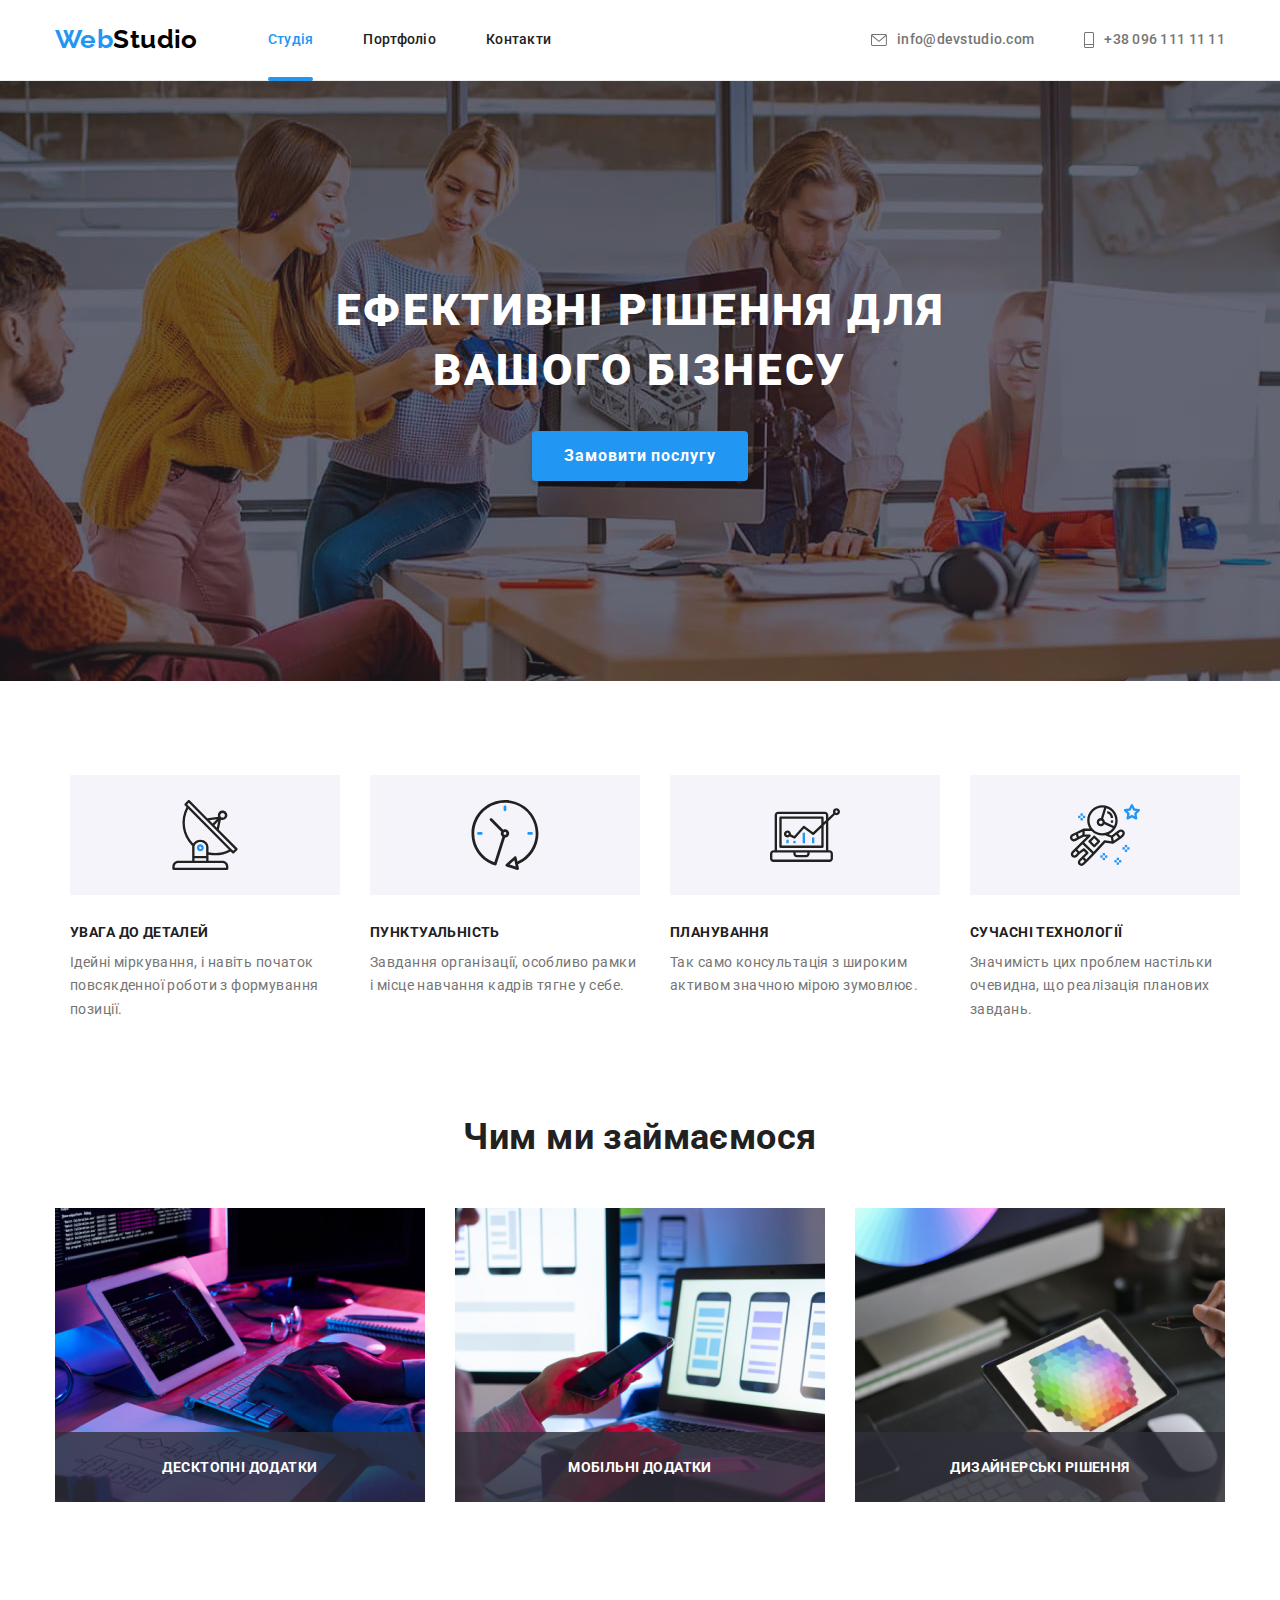
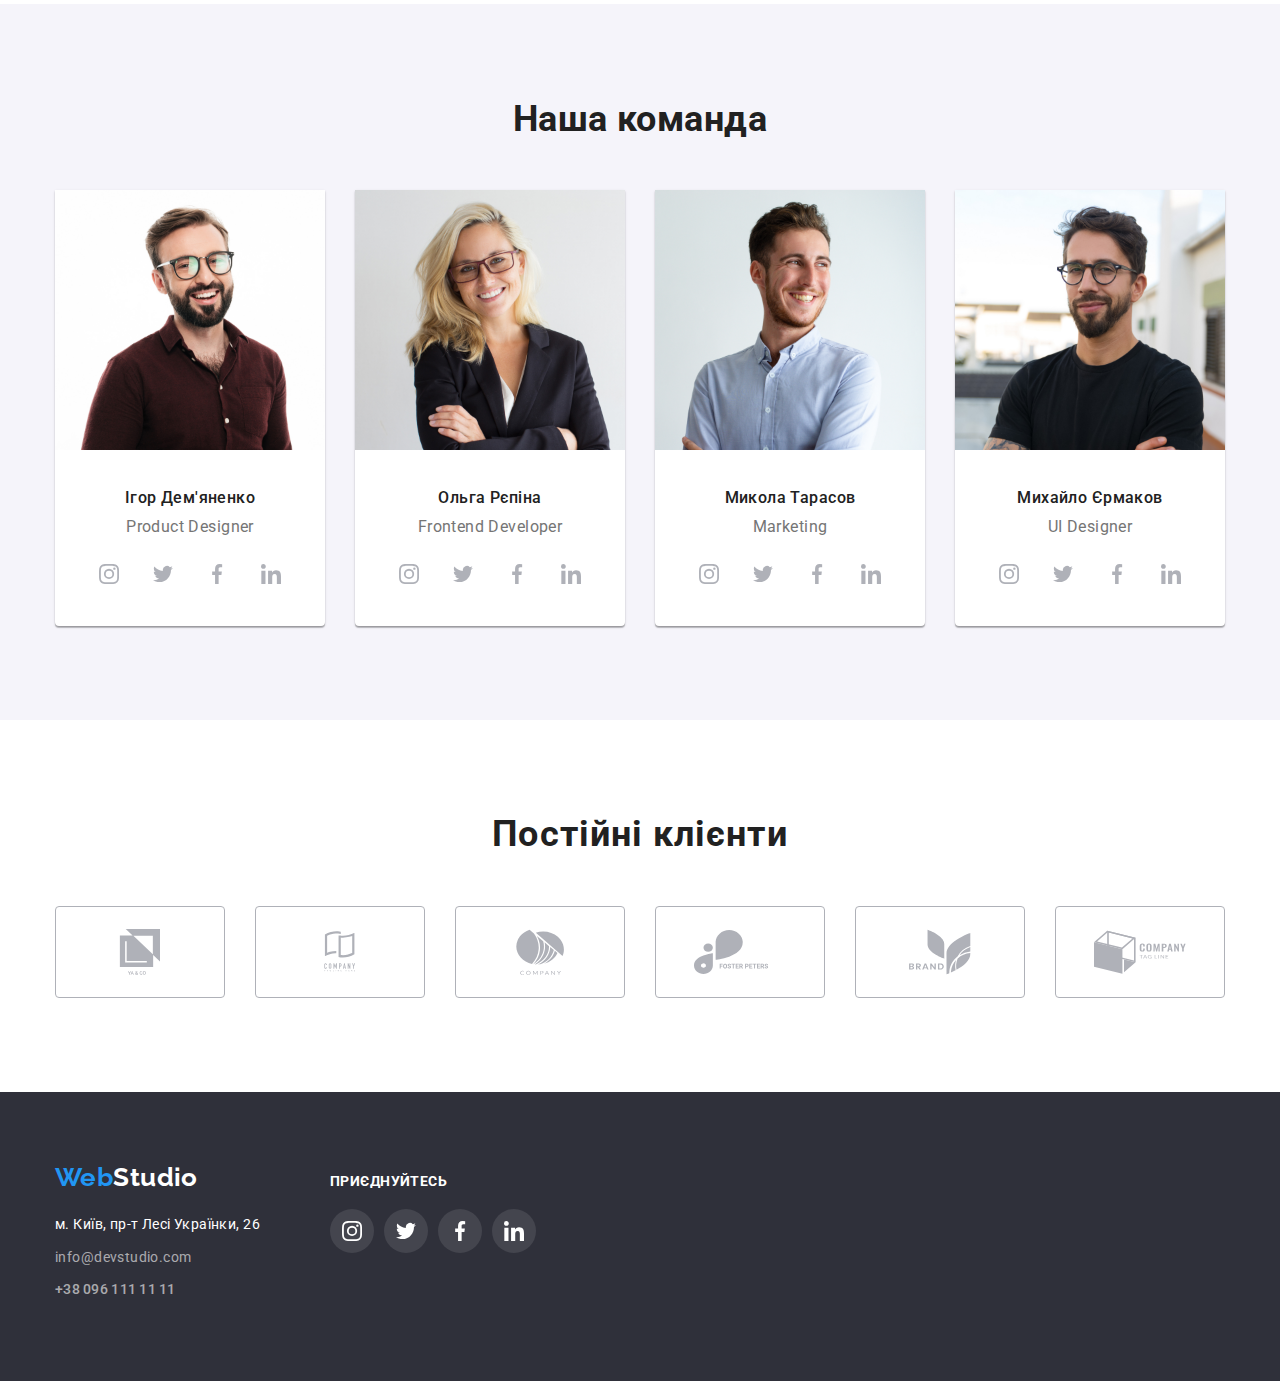
<file: index.html>
<!DOCTYPE html>
<html lang="en">

<head>
    <meta charset="UTF-8" />
    <meta name="viewport" content="width=device-width, initial-scale=1.0" />
    <title>Document</title>
    <link rel="stylesheet" href="./css/modern-nolmalize.css">
    <link rel="stylesheet" href="./css/styles.css">
<link href="https://fonts.googleapis.com/css2?family=Raleway:wght@700&family=Roboto:wght@400;500;700;900&display=swap"
    rel="stylesheet">
</head>
<body>
    <!-- Шапка сайта -->
    <header class="page-header">
        <div class="container main-nav">
 <nav class="navigat">
    <a href="./index.html" class="header-logo logo"><span class="colorlogo">Web</span>Studio</a>
       <ul class="site-nav list">
                <li class="iter"><a href="./index.html" class="link current">Студія</a></li>
                <li class="iter"><a href="./portfolio.html" class="link">Портфоліо</a></li>
                <li class="iter"><a href="" class="link">Контакти</a></li>
            </ul>
</nav>
        <ul class="auth-nav list">
            <li class="iter"><a  class="mail" href="mailto:info@devstudio.com"> 
                <svg class="icon icon-formail" width="16" height="12">
                <use xlink:href="./images/iconimag/sprite.svg#icon-icon-envelope"></use>
            </svg> info@devstudio.com</a></li>
            <li class="iter"><a class="tel" href="tel:+380961111111">
                <svg class="icon icon-phone" width="10" height="16">
                    <use xlink:href="./images/iconimag/sprite.svg#icon-icon-vector"></use>
                </svg>+38 096 111 11 11</a></li>
        </ul>
</div>

    </header>
    <main>
        <!-- Герой -->
        <section class="hero">
            <div class="container hero-block">
                <h1 class="hero-title">Ефективні рішення для <br>вашого бізнесу</h1>
                <div class="button-wrapper">
                    <button data-modal-open type="button" class="hero-button">Замовити послугу</button>
                </div>
            </div>
        </section>

        <section class="section">
            <div class="container">
            <h2 class="section-title centered">Складники для успішної роботи з бізнесом</h2>
            <ul class="sectit">
                <li class="tito">
                    <h3 class="title">УВАГА ДО ДЕТАЛЕЙ</h3>
                    <p>Ідейні міркування, і навіть початок повсякденної роботи з формування позиції.</p>
                </li>
                <li class="tito">
                    <h3 class="title">ПУНКТУАЛЬНІСТЬ</h3>
                    <p>Завдання організації, особливо рамки і місце навчання кадрів тягне у себе.</p>
                </li>
                <li class="tito">
                    <h3 class="title">ПЛАНУВАННЯ</h3>
                    <p>Так само консультація з широким активом значною мірою зумовлює.</p>
                </li>
                <li class="tito">
                    <h3 class="title">СУЧАСНІ ТЕХНОЛОГІЇ</h3>
                    <p>Значимість цих проблем настільки очевидна, що реалізація планових завдань.</p>
                </li>
            </ul>
            </div>
        </section>

        <section class="feature ">
            <div class="container fea">
            <h2 class="feature-title centered">Чим ми займаємося</h2>
            <ul class="feat">
                 <li class="featli"><div class="work-image"><img src="./images/img1.jpg" class="featimg" alt="друкує" width="370">
                    <p class="work-hidden">Десктопні додатки</p>
                </div></li>

                 <li class="featli"><div class="work-image"><img src="./images/img2.jpg" class="featimg" alt="розмовляє по телефону" width="370">
                    <p class="work-hidden">Мобільні додатки</p>
                </div></li>
           
                 <li class="featli"><div class="work-image">
                    <img src="./images/img3.jpg"  class="featimg" alt="обирає кольори" width="370">
                    <p class="work-hidden">Дизайнерські рішення</p>
                </div></li>
            </ul>
            </div>
        </section>

        <section class="comands our-team">
            <div class="container">
            <h2 class="comands-title centered">Наша команда</h2>
            <ul class="work-list">
                <li class="comanwor">
                    <img src="./images/img4.jpg" alt="Ігор Дем'яненко" width="270">
                    <div class="team-content">
                    <h3 class="title">Ігор Дем'яненко</h3>
                    <p class="text">Product Designer</p>
                    <ul class="team-icons">
                        <li class="team-icon-item">
                            <a class="team-icon-link" href="#" target="_blank" aria-label="instagram" rel="noreferrer noopener">
                                <svg class="team-icon" width="20" height="20">
                                    <use xlink:href="./images/iconimag/sprite.svg#icon-icon-insta"></use>
                                </svg>
                            </a>
                        </li>
                        <li class="team-icon-item">
                            <a class="team-icon-link" href="#" target="_blank" aria-label="twitter" rel="noreferrer noopener">
                                <svg class="team-icon" width="20" height="20">
                                    <use xlink:href="./images/iconimag/sprite.svg#icon-icon-twit"></use>
                                </svg>
                            </a>
                        </li>
                        <li class="team-icon-item">
                            <a class="team-icon-link" href="#" target="_blank" aria-label="facebook" rel="noreferrer noopener">
                                <svg class="team-icon" width="20" height="20">
                                    <use xlink:href="./images/iconimag/sprite.svg#icon-icon-face"></use>
                                </svg>
                            </a>
                        </li>
                        <li class="team-icon-item">
                            <a class="team-icon-link" href="#" target="_blank" aria-label="linkedin" rel="noreferrer noopener">
                                <svg class="team-icon" width="20" height="20">
                                    <use xlink:href="./images/iconimag/sprite.svg#icon-icon-linkedin"></use>
                                </svg>
                            </a>
                        </li>
                    </ul>
                    </div>
                </li>
                <li class="comanwor">
                   
                     <img src="./images/img5.jpg" alt="Ольга Рєпіна" width="270">
                    <div class="team-content">
                     <h3 class="title">Ольга Рєпіна</h3>
                    <p class="text">Frontend Developer</p>
                            <ul class="team-icons">
                                <li class="team-icon-item">
                                    <a class="team-icon-link" href="#" target="_blank" aria-label="instagram" rel="noreferrer noopener">
                                        <svg class="team-icon" width="20" height="20">
                                            <use xlink:href="./images/iconimag/sprite.svg#icon-icon-insta"></use>
                                        </svg>
                                    </a>
                                </li>
                                <li class="team-icon-item">
                                    <a class="team-icon-link" href="#" target="_blank" aria-label="twitter" rel="noreferrer noopener">
                                        <svg class="team-icon" width="20" height="20">
                                            <use xlink:href="./images/iconimag/sprite.svg#icon-icon-twit"></use>
                                        </svg>
                                    </a>
                                </li>
                                <li class="team-icon-item">
                                    <a class="team-icon-link" href="#" target="_blank" aria-label="facebook" rel="noreferrer noopener">
                                        <svg class="team-icon" width="20" height="20">
                                            <use xlink:href="./images/iconimag/sprite.svg#icon-icon-face"></use>
                                        </svg>
                                    </a>
                                </li>
                                <li class="team-icon-item">
                                    <a class="team-icon-link" href="#" target="_blank" aria-label="linkedin" rel="noreferrer noopener">
                                        <svg class="team-icon" width="20" height="20">
                                            <use xlink:href="./images/iconimag/sprite.svg#icon-icon-linkedin"></use>
                                        </svg>
                                    </a>
                                </li>
                            </ul>
                    </div>
                </li>

                <li class="comanwor">
                    <img src="./images/img6.jpg" alt="Микола Тарасов" width="270">
                    <div class="team-content">
                    <h3 class="title">Микола Тарасов</h3>
                    <p class="text">Marketing</p>
                            <ul class="team-icons">
                                <li class="team-icon-item">
                                    <a class="team-icon-link" href="#" target="_blank" aria-label="instagram" rel="noreferrer noopener">
                                        <svg class="team-icon" width="20" height="20">
                                            <use xlink:href="./images/iconimag/sprite.svg#icon-icon-insta"></use>
                                        </svg>
                                    </a>
                                </li>
                                <li class="team-icon-item">
                                    <a class="team-icon-link" href="#" target="_blank" aria-label="twitter" rel="noreferrer noopener">
                                        <svg class="team-icon" width="20" height="20">
                                            <use xlink:href="./images/iconimag/sprite.svg#icon-icon-twit"></use>
                                        </svg>
                                    </a>
                                </li>
                                <li class="team-icon-item">
                                    <a class="team-icon-link" href="#" target="_blank" aria-label="facebook" rel="noreferrer noopener">
                                        <svg class="team-icon" width="20" height="20">
                                            <use xlink:href="./images/iconimag/sprite.svg#icon-icon-face"></use>
                                        </svg>
                                    </a>
                                </li>
                                <li class="team-icon-item">
                                    <a class="team-icon-link" href="#" target="_blank" aria-label="linkedin" rel="noreferrer noopener">
                                        <svg class="team-icon" width="20" height="20">
                                            <use xlink:href="./images/iconimag/sprite.svg#icon-icon-linkedin"></use>
                                        </svg>
                                    </a>
                                </li>
                            </ul>
                    </div>
                </li>

                <li class="comanwor">
                    
                <img src="./images/img7.jpg" alt="Ігор Дем'яненко" width="270">
                <div class="team-content">
                <h3 class="title">Михайло Єрмаков</h3>
                    <p class="text">UI Designer</p>
                            <ul class="team-icons">
                                <li class="team-icon-item">
                                    <a class="team-icon-link" href="#" target="_blank" aria-label="instagram" rel="noreferrer noopener">
                                        <svg class="team-icon" width="20" height="20">
                                            <use xlink:href="./images/iconimag/sprite.svg#icon-icon-insta"></use>
                                        </svg>
                                    </a>
                                </li>
                                <li class="team-icon-item">
                                    <a class="team-icon-link" href="#" target="_blank" aria-label="itwitter" rel="noreferrer noopener">
                                        <svg class="team-icon" width="20" height="20">
                                            <use xlink:href="./images/iconimag/sprite.svg#icon-icon-twit"></use>
                                        </svg>
                                    </a>
                                </li>
                                <li class="team-icon-item">
                                    <a class="team-icon-link" href="#" target="_blank" aria-label="instagram" rel="noreferrer noopener">
                                        <svg class="team-icon" width="20" height="20">
                                            <use xlink:href="./images/iconimag/sprite.svg#icon-icon-face"></use>
                                        </svg>
                                    </a>
                                </li>
                                <li class="team-icon-item">
                                    <a class="team-icon-link" href="#" target="_blank" aria-label="linkedin" rel="noreferrer noopener">
                                        <svg class="team-icon" width="20" height="20">
                                            <use xlink:href="./images/iconimag/sprite.svg#icon-icon-linkedin"></use>
                                        </svg>
                                    </a>
                                </li>
                            </ul></div>
                </li>
            </ul></div>
            
        </section>

        <section class="section-clients">
            <div class="container">
                <h2 class="clients-title centered">Постійні клієнти</h2>
                <ul class="clients">
                    <li class="clients-item">
                        <a class="clients-link" href="#" target="_blank" aria-label="YA-CO" rel="noreferrer noopener">
                            <svg class="client-icon" width="106" height="60">
                                <use xlink:href="./images/iconimag/sprite.svg#icon-icon-iaco"></use>
                            </svg>
                        </a>
                        </li>
                        <li class="clients-item">
                            <a class="clients-link" href="#" target="_blank" aria-label="Companytagline" rel="noreferrer noopener">
                                <svg class="client-icon" width="106" height="60">
                                    <use xlink:href="./images/iconimag/sprite.svg#icon-icon-company"></use>
                                </svg>
                            </a>
                        </li>
                        <li class="clients-item">
                            <a class="clients-link" href="#" target="_blank" aria-label="Company" rel="noreferrer noopener">
                                <svg class="client-icon" width="106" height="60">
                                    <use xlink:href="./images/iconimag/sprite.svg#icon-icon-company2"></use>
                                </svg>
                            </a>
                        </li>
                        <li class="clients-item">
                            <a class="clients-link" href="#" target="_blank" aria-label="FosterPeters" rel="noreferrer noopener">
                                <svg class="client-icon" width="106" height="60">
                                    <use xlink:href="./images/iconimag/sprite.svg#icon-icon-foster"></use>
                                </svg>
                            </a>
                        </li>
                        <li class="clients-item">
                            <a class="clients-link" href="#" target="_blank" aria-label="Brand" rel="noreferrer noopener">
                                <svg class="client-icon" width="106" height="60">
                                    <use xlink:href="./images/iconimag/sprite.svg#icon-icon-brand"></use>
                                </svg>
                            </a>
                        </li>
                        <li class="clients-item">
                            <a class="clients-link" href="#" target="_blank" aria-label="CompanyTagLine" rel="noreferrer noopener">
                                <svg class="client-icon" width="106" height="60">
                                    <use xlink:href="./images/iconimag/sprite.svg#icon-icon-tagline"></use>
                                </svg>
                            </a>
                        </li>
                </ul>
            </div>
        </section>
            <!--Модальне вікно-->
            <div class="backdrop is-hidden" data-modal>
                <div class="backdrop-modal">
                    <button data-modal-close type="button" class="close-modal">
                        <svg class="icon-close" width="18" height="18">
                        <use xlink:href="./images/iconimag/sprite.svg#icon-close"></use>
                    </svg>
                    </button>
                    <form action="#"></form>
                </div>
            </div>
    </main>

    <footer class="page-footer fot">
             <div class="container foter-main">
                <div>
                <ul class="footer-box">
                <li class="footer-address">

              <a href="./index.html" class="logo"><span class="colorlogo">Web</span><span class="colorblack">Studio</span></a>
                </li></ul>
            <address class="end">
                <ul class="foter-lifo">
                    <li class="lifo"><a class="link adress" href="https://goo.gl/maps/9vt92mWtgrGen9oJ9" target="_blank" rel="noopener noreferrer"
                    >м. Київ, пр-т
                    Лесі Українки, 26</a></li>
                    <li class="lifo"><a class="link" href="mailto:info@devstudio.com">info@devstudio.com</a></li>
                    <li class="lifo"><a class="link tel" href="tel:+380961111111">+38 096 111 11 11</a></li>
                </ul>
            </address>
        </div>
                    <div class="footer-second">
                    <p class="footer-title">ПРИЄДНУЙТЕСЬ</p>
                    <ul class="footer-icon">
                        <li class="footer-item">
                            <a class=" team-icon-link footer-link" href="#" target="_blank" aria-label="instagram" rel="noreferrer noopener">
                                <svg class="footer-iter" width="20" height="20">
                                    <use xlink:href="./images/iconimag/sprite.svg#icon-icon-insta"></use>
                                </svg>
                            </a>
                        </li>
                        <li class="footer-item">
                            <a class="team-icon-link footer-link" href="#" target="_blank" aria-label="twitter" rel="noreferrer noopener">
                                <svg class="footer-iter" width="20" height="20">
                                    <use xlink:href="./images/iconimag/sprite.svg#icon-icon-twit"></use>
                                </svg>
                            </a>
                        </li>
                        <li class="footer-item">
                            <a class="team-icon-link footer-link" href="#" target="_blank" aria-label="facebook" rel="noreferrer noopener">
                                <svg class="footer-iter" width="20" height="20">
                                    <use xlink:href="./images/iconimag/sprite.svg#icon-icon-face"></use>
                                </svg>
                            </a>
                        </li>
                        <li class="footer-item">
                            <a class="team-icon-link footer-link" href="#" target="_blank" aria-label="linkedin" rel="noreferrer noopener">
                                <svg class="footer-iter" width="20" height="20">
                                    <use xlink:href="./images/iconimag/sprite.svg#icon-icon-linkedin"></use>
                                </svg>
                            </a>
                        </li>
                    </ul>
                </div>
        </div>
    </footer>
   
    <script src="./js/modal.js"></script>
</body>

</html>
</file>
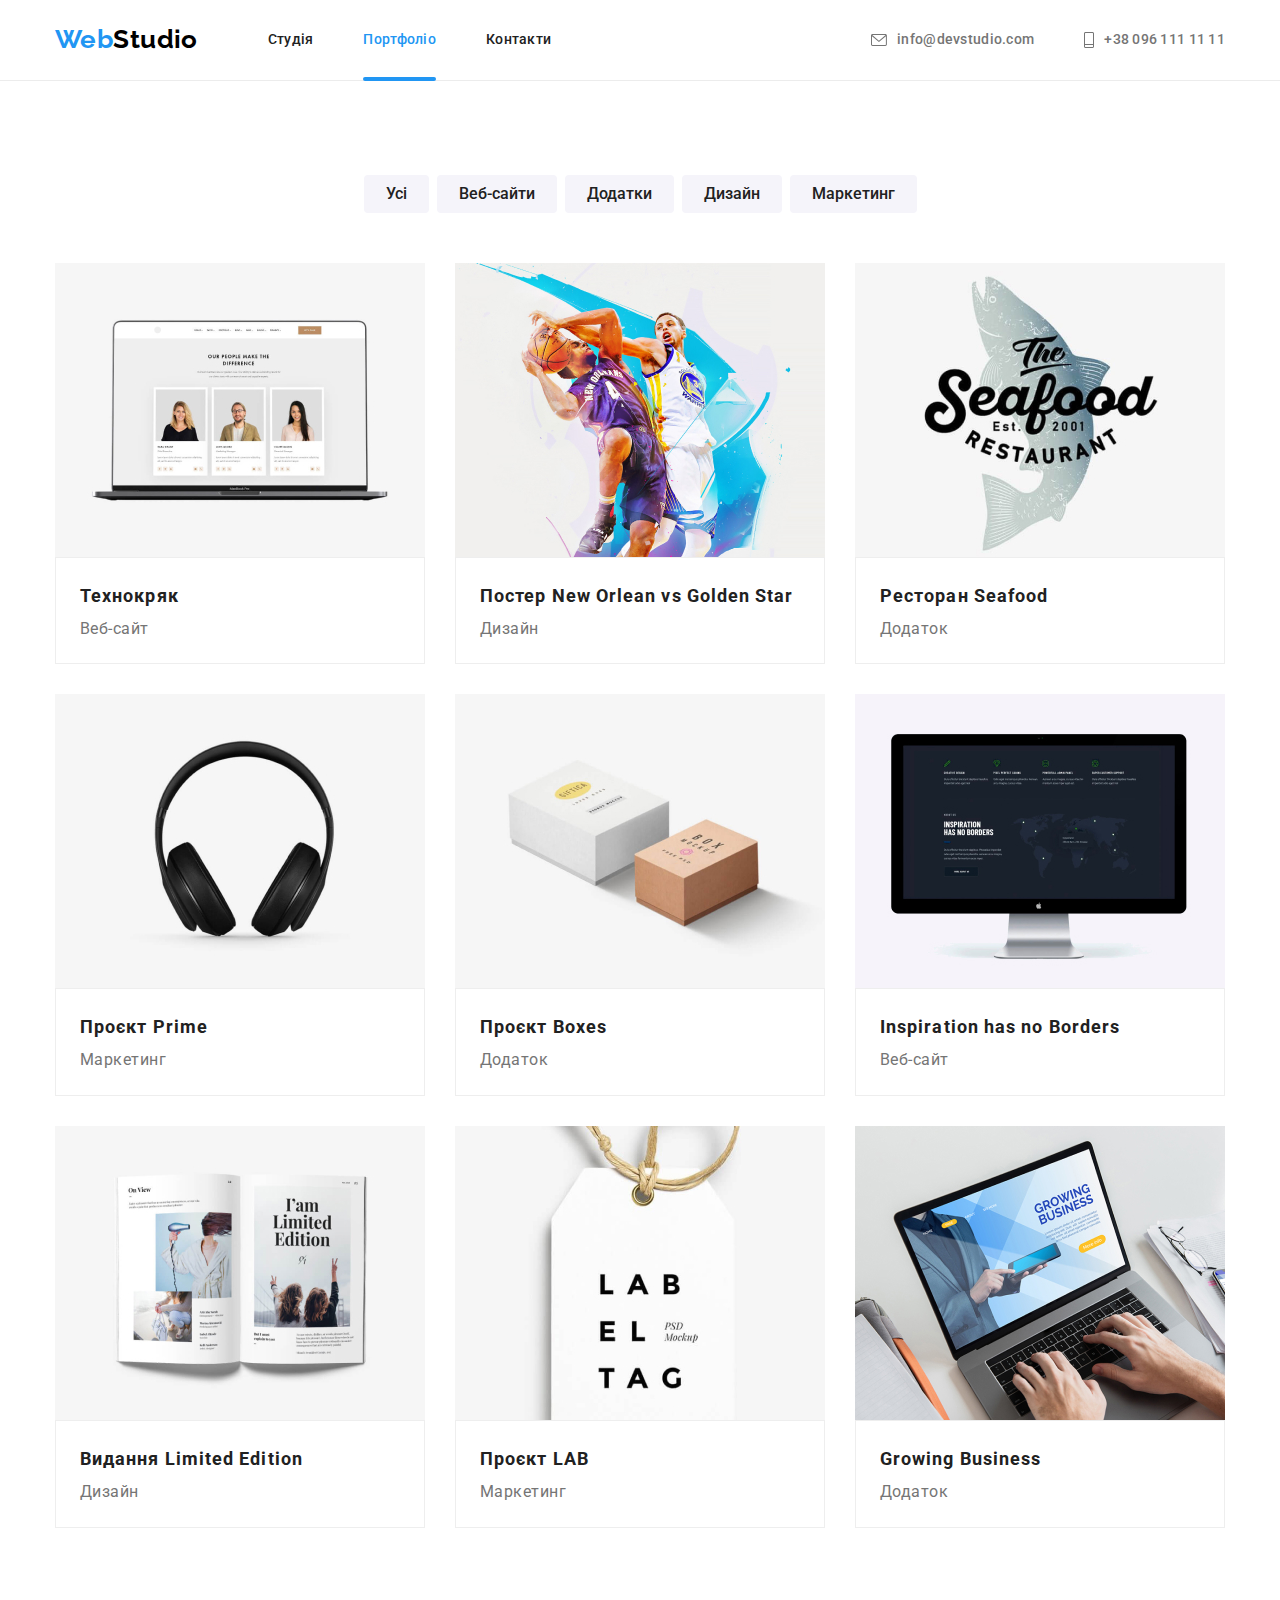
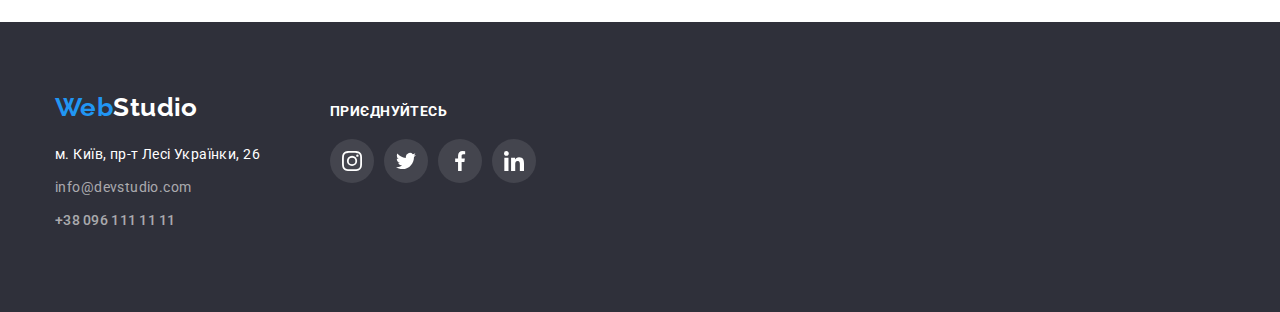
<file: portfolio.html>
<!DOCTYPE html>
<html lang="en">

<head>
    <meta charset="UTF-8" />
    <meta name="viewport" content="width=device-width, initial-scale=1.0" />
    <title>Document</title>
     <link rel="stylesheet" href="./css/modern-nolmalize.css">
    <link rel="stylesheet" href="./css/styles.css">
<link href="https://fonts.googleapis.com/css2?family=Raleway:wght@700&family=Roboto:wght@400;500;700;900&display=swap" rel="stylesheet">

</head>

<body>
    <!-- Шапка сайта -->
    <header class="page-header">
        <div class="container main-nav">
            <nav class="navigat">
            <a href="./index.html" class="logo"><span class="colorlogo">Web</span>Studio</a>
            <ul class="site-nav list">
                <li class="iter"><a href="./index.html" class="link">Студія</a></li>
                <li class="iter"><a href="./portfolio.html" class="link current">Портфоліо</a></li>
                <li class="iter"><a href="" class="link">Контакти</a></li>
            </ul>
        </nav>

        <ul class="auth-nav list">
            <li class="iter"><a class="mail" href="mailto:info@devstudio.com">
                    <svg class="icon icon-formail" width="16" height="12">
                        <use xlink:href="./images/iconimag/sprite.svg#icon-icon-envelope"></use>
                    </svg> info@devstudio.com</a></li>
            <li class="iter"><a class="tel" href="tel:+380961111111">
                    <svg class="icon icon-phone" width="10" height="16">
                        <use xlink:href="./images/iconimag/sprite.svg#icon-icon-vector"></use>
                    </svg>+38 096 111 11 11</a></li>
        </ul>
     </div>
    </header>

    <main class="main">
        <section class="portf">
            <div class="container">
        <h1 class="portfolio-hidden">Фільтр робіт</h1>
        <ul class="filter-title">
        <li class="portfoliobut"><button type="button" class="filter">Усі</button></li>
        <li class="portfoliobut"><button type="button" class="filter">Веб-сайти</button></li>
        <li class="portfoliobut"><button type="button" class="filter">Додатки</button></li>
        <li class="portfoliobut"><button type="button" class="filter">Дизайн</button></li>
        <li class="portfoliobut"><button type="button" class="filter">Маркетинг</button></li>
        </ul>

        <ul class="examples-title">
            <li class="works">
                <a href="#" class="portf">
                    <div class="image-wrapper">
                <img src="./images/imgtexno.jpg" class="portfolio-img" alt="Технокряк" width="370">
                <p class="portfolio-hidden-text">
                    Ресурс пропонує комплексні пропозиції з різним рівнем функціоналу та сервісів. Все
                    це дозволить відвідувачу отримати вичерпні відомості про компанію чи приватну
                    особу.
                </p>
                </div>
                <div class="flex-element">
                <h2 class="examples">Технокряк</h2>
                <p class="text">Веб-сайт</p>
                </div>
                </a>
            </li>
                <li class="works">
                    <a href="#" class="portf" >
                        <div class="image-wrapper">
                    <img src="./images/imgposter.jpg" class="portfolio-img" alt="Постер New Orlean vs Golden Star" width="370">
                    <p class="portfolio-hidden-text">
                        Ресурс пропонує комплексні пропозиції з різним рівнем функціоналу та сервісів. Все
                        це дозволить відвідувачу отримати вичерпні відомості про компанію чи приватну
                        особу.
                    </p></div>
                    <div class="flex-element">
                    <h2 class="examples">Постер New Orlean vs Golden Star</h2>
                    <p class="text">Дизайн</p>
                    </div>
                    </a>
                </li>
                <li class="works">
                    <a href="#" class="portf">
                        <div class="image-wrapper">
                    <img src="./images/imgrestoran.jpg" class="portfolio-img" alt="Ресторан Seafood" width="370">
                    <p class="portfolio-hidden-text">
                        Ресурс пропонує комплексні пропозиції з різним рівнем функціоналу та сервісів. Все
                        це дозволить відвідувачу отримати вичерпні відомості про компанію чи приватну
                        особу.
                    </p>
                    </div>
                    <div class="flex-element">
                    <h2 class="examples">Ресторан Seafood</h2>
                    <p class="text">Додаток</p>
                    </div>
                    </a>
                </li>
            
                <li class="works">
                    <a href="#" class="portf">
                        <div class="image-wrapper">
                    <img src="./images/imgproekt.jpg" class="portfolio-img" alt="Проєкт Prime" width="370">
                    <p class="portfolio-hidden-text">
                        Ресурс пропонує комплексні пропозиції з різним рівнем функціоналу та сервісів. Все
                        це дозволить відвідувачу отримати вичерпні відомості про компанію чи приватну
                        особу.
                    </p>
                    </div>
                    <div class="flex-element">
                    <h2 class="examples">Проєкт Prime</h2>
                    <p class="text">Маркетинг</p>
                    </div>
                    </a>
                </li>
              
                <li class="works">
                    <a href="#" class="portf">
                        <div class="image-wrapper">
                    <img src="./images/imgbox.jpg" class="portfolio-img" alt="Проєкт Boxes" width="370">
                    <p class="portfolio-hidden-text">
                        Ресурс пропонує комплексні пропозиції з різним рівнем функціоналу та сервісів. Все
                        це дозволить відвідувачу отримати вичерпні відомості про компанію чи приватну
                        особу.
                    </p>
                    </div>
                    <div class="flex-element">
                    <h2 class="examples">Проєкт Boxes</h2>
                    <p class="text">Додаток</p>
                    </div>
                    </a>
                </li>
            
                <li class="works">
                    <a href="#" class="portf">
                        <div class="image-wrapper">
                    <img src="./images/imginspiration.jpg" class="portfolio-img" alt="Inspiration has no Borders" width="370">
                    <p class="portfolio-hidden-text">
                        Ресурс пропонує комплексні пропозиції з різним рівнем функціоналу та сервісів. Все
                        це дозволить відвідувачу отримати вичерпні відомості про компанію чи приватну
                        особу.
                    </p>
                    </div>
                    <div class="flex-element">
                    <h2 class="examples">Inspiration has no Borders</h2>
                    <p class="text">Веб-сайт</p>
                    </div>
                    </a>
                </li>
                <li class="works">
                    <a href="#" class="portf">
                        <div class="image-wrapper">
                    <img src="./images/imgvudannia.jpg"  class="portfolio-img" alt="Видання Limited Edition" width="370">
                    <p class="portfolio-hidden-text">
                        Ресурс пропонує комплексні пропозиції з різним рівнем функціоналу та сервісів. Все
                        це дозволить відвідувачу отримати вичерпні відомості про компанію чи приватну
                        особу.
                    </p>
                    </div>
                    <div class="flex-element">
                    <h2 class="examples">Видання Limited Edition</h2>
                    <p class="text">Дизайн</p>
                    </div>
                    </a>
                </li>
                <li class="works">
                    <a href="#" class="portf">
                        <div class="image-wrapper">
                    <img src="./images/imglab.jpg" class="portfolio-img" alt="Проєкт LAB" width="370">
                    <p class="portfolio-hidden-text">
                        Ресурс пропонує комплексні пропозиції з різним рівнем функціоналу та сервісів. Все
                        це дозволить відвідувачу отримати вичерпні відомості про компанію чи приватну
                        особу.
                    </p>
                    </div>
                    <div class="flex-element">
                    <h2 class="examples">Проєкт LAB</h2>
                    <p class="text">Маркетинг</p>
                    </div>
                    </a>
                </li>
                <li class="works">
                    <a href="#" class="portf">
                        <div class="image-wrapper">
                    <img src="./images/imggrowing.jpg" class="portfolio-img" alt="Growing Business" width="370">
                    <p class="portfolio-hidden-text">
                        Ресурс пропонує комплексні пропозиції з різним рівнем функціоналу та сервісів. Все
                        це дозволить відвідувачу отримати вичерпні відомості про компанію чи приватну
                        особу.
                    </p>
                    </div>
                    <div class="flex-element">
                    <h2 class="examples">Growing Business</h2>
                    <p class="text">Додаток</p>
                    </div>
                    </a>
                </li>
        </ul>
        </div>
        </section>
    </main>


    <footer class="page-footer fot">
        <div class="container foter-main">
            <div>
                <ul class="footer-box">
                    <li class="footer-address">
    
                        <a href="./index.html" class="logo"><span class="colorlogo">Web</span><span
                                class="colorblack">Studio</span></a>
                    </li>
                </ul>
                <address class="end">
                    <ul class="foter-lifo">
                        <li class="lifo"><a class="link adress" href="https://goo.gl/maps/9vt92mWtgrGen9oJ9" target="_blank"
                                rel="noopener noreferrer">м. Київ, пр-т
                                Лесі Українки, 26</a></li>
                        <li class="lifo"><a class="link" href="mailto:info@devstudio.com">info@devstudio.com</a></li>
                        <li class="lifo"><a class="link tel" href="tel:+380961111111">+38 096 111 11 11</a></li>
                    </ul>
                </address>
            </div>
            <div class="footer-second">
                <p class="footer-title">ПРИЄДНУЙТЕСЬ</p>
                <ul class="footer-icon">
                    <li class="footer-item">
                        <a class=" team-icon-link footer-link" href="#" target="_blank" aria-label="instagram"
                            rel="noreferrer noopener">
                            <svg class="footer-iter" width="20" height="20">
                                <use xlink:href="./images/iconimag/sprite.svg#icon-icon-insta"></use>
                            </svg>
                        </a>
                    </li>
                    <li class="footer-item">
                        <a class="team-icon-link footer-link" href="#" target="_blank" aria-label="twitter"
                            rel="noreferrer noopener">
                            <svg class="footer-iter" width="20" height="20">
                                <use xlink:href="./images/iconimag/sprite.svg#icon-icon-twit"></use>
                            </svg>
                        </a>
                    </li>
                    <li class="footer-item">
                        <a class="team-icon-link footer-link" href="#" target="_blank" aria-label="facebook"
                            rel="noreferrer noopener">
                            <svg class="footer-iter" width="20" height="20">
                                <use xlink:href="./images/iconimag/sprite.svg#icon-icon-face"></use>
                            </svg>
                        </a>
                    </li>
                    <li class="footer-item">
                        <a class="team-icon-link footer-link" href="#" target="_blank" aria-label="linkedin"
                            rel="noreferrer noopener">
                            <svg class="footer-iter" width="20" height="20">
                                <use xlink:href="./images/iconimag/sprite.svg#icon-icon-linkedin"></use>
                            </svg>
                        </a>
                    </li>
                </ul>
            </div>
        </div>
    </footer>
    
    </body>
    
    </html>
</file>
<file: css/styles.css>
:root{
    --primary-text-color: #757575;
    --title-text-color: #212121;
    --accent-color: #2196F3;
    --primary-white-color: #FFFFFF;
    --primary-grey-color:#F5F4FA;
    --timing-function: cubic-bezier(0.4, 0, 0.2, 1);
}

body{
    background-color: var(--primary-white-color);
    color: var(--primary-text-color);
    font-family: Roboto, sans-serif;
    letter-spacing: .03em;
    font-size: 14px;
    line-height: 1.7;
    
}

h1,
h2,
h3,
ul,
p{
    margin: 0;
    padding: 0;
}

.list {
 list-style: none;
}

.iter .link {
     display: block;
    text-decoration: none;
    color: currentColor;
    position: relative;
    transition: color 250ms var(--timing-function);
    
 }

 .iter .link::after,
 .iter .current::after{
    content: "";
    position:absolute;
    display: block;
    left:0;
    bottom:-1px;

    height: 4px;
    border-radius: 2px;
    background-color: var(--accent-color);
   transition: width 250ms var(--timing-function);
   width: 0;
 }

 .iter .link::after{
width: 0;
 }

 .iter .link:hover::after,
 .iter .link:focus::after,
 .iter .link.current::after {
    width: 100%;
 }

.image {
     display: block;
 }

.container{
width: 1200px;
padding: 0 15px;
margin: 0 auto;
}

.page-header {
    padding: 32px, 0;
    border-bottom: 1px solid #ECECEC;
}

.main-nav {
    display: flex;
    align-items: center;
}

.navigat {
    display: flex;
}

.header-logo {
    margin-right: 92px;
}
.logo{
    color: #000000;
    font-family: Raleway, sans-serif;
    font-weight: 700;
    font-size: 26px;
    line-height: 1.2;
    text-decoration: none;
    margin: auto;
}

.colorlogo{
    color:#2196F3;
}

.colorblack{
    color: var(--primary-white-color);
}
/* Site nav */


li{
    list-style-type: none;
    /* забираєм маркери */
}


 
.site-nav{
    display: flex;
    margin-left: 70px;
}

/* .site-nav .iter{
    /* background-color: tomato;
    margin-right: 50px;
} */ 

.site-nav .iter +  .iter {
    margin-left: 50px;
}



.site-nav .iter{
    display: block;
}
.site-nav .link{
    color: var(--title-text-color);
    font-weight: 500; 
    font-size: 14px;
    line-height: 1.14;
    letter-spacing: .02em;
    text-decoration: none;
    padding-top: 32px;
    padding-bottom: 32px;
    transition: color 250ms var(--timing-function);
}

.site-nav .link:hover,
.site-nav .link:focus{
    color: var(--accent-color);
}

.site-nav .link.current{
    color: var(--accent-color);

}

.auth-nav .tel{
    color: var(--primary-text-color);
    font-weight: 500;
    letter-spacing: .02em;
    font-size: 14px;
     line-height: 1.14; 
     text-decoration: none; 
    transition: color 250ms  var(--timing-function);
}
.auth-nav .mail{
    color: var(--primary-text-color);
    font-weight: 500;
    letter-spacing: .02em;
    font-size: 14px;
    line-height: 1.14;
    text-decoration: none;
    transition: color 250ms var(--timing-function);
}
.auth-nav .tel:hover,
.auth-nav .tel:focus{
    color: var(--accent-color);
}

.auth-nav .mail:hover,
.auth-nav .mail:focus {
    color: var(--accent-color);
}
 .auth-nav{
    display: flex;
    margin-left: auto;
 }

 .auth-nav .iter + .iter{
    margin-left: 50px;
 }

/* .auth-nav .mail::before {
    display: inline-block;
    content: "";
    width: 16px;
    height: 12px;
    background-image: url("../images/iconimag/icon-envelope.svg");
    background-size: contain;
    margin-right: 10px;
 }

 .auth-nav .tel::before {
     display: inline-block;
     content: "";
     width: 10px;
     height: 16px;
     background-image: url("../images/iconimag/icon-vector.svg");
     background-size: contain;
     margin-right: 10px;
     background-repeat: no-repeat;
     background-position: center;
 } */

 .mail,
 .tel{
    color: var(--primary-text-color);
    font-weight: 500;
    letter-spacing: 0.02em;
    text-decoration: none;
    display: flex;
    align-items: center;
 }


  .icon-formail {
     margin-right: 10px;
     fill: currentColor;
 }

 .icon-phone {
     margin-right: 10px;
     fill: currentColor;
 }

/* Hero */


.hero{
    background-color: #2F303A;
    background: linear-gradient(rgba(47, 48, 58, 0.4), rgba(47, 48, 58, 0.4)), url(../images/iconimag/backgroundhero.jpg);
    background-position: center center;
    background-repeat: no-repeat;
    background-size: cover;
    max-width: 1600px;
    margin: 0 auto;
}
.hero-block {
    padding: 200px;
}

.hero-title {
    color: var(--primary-white-color);
    font-weight: 900;
    font-size: 44px;
    line-height: 1.36;
    text-align: center;
    letter-spacing: 0.06em;
    text-transform: uppercase;
}

.button-wrapper {
    display: flex;
    justify-content: center;
}

.hero-button {
    color: var(--primary-white-color);
    background-color: var(--accent-color);
    font-weight: 700;
    font-size: 16px;
    line-height: 1.88;
    text-align: center;
    letter-spacing: 0.06em;
    box-shadow: 0px 4px 4px rgba(0, 0, 0, 0.15);
    border-radius: 4px;
    border: none;
    padding: 10px 32px;
    margin-top: 30px;
}

.hero-button:hover,
.hero-button:focus {
    background-color: #188CE8;
}


.examples-title .examples{
    color: var(--title-text-color);
    font-weight: 700;
    font-size: 18px;
    line-height: 2;
    letter-spacing: .06em;
}
.examples-title .text{
    color: var(--primary-text-color);
    font-size: 16px;
    line-height: 1.87;
    letter-spacing: .03em;
}
.examples-title .text:hover,
.examples-title .text:focus {
    color: var(--accent-color);
}
.examples-title .portf{
    text-decoration: none;
}
 
/* Section */
.section {
    padding: 94px 0;

}

.section-title.centered,
.feature-title.centered,
.comands-title.centered {
    text-align: center;
}

.section-title{
    color: var(--title-text-color);
    font-weight: 700;
    font-size: 14px; 
    line-height: 1.14;
    margin-top: 0;
    margin-bottom:0;
    display: none;
}

.section .title{
    color: var(--title-text-color);
    font-weight: 700;
    font-size: 14px;
    line-height: 1.14;
    margin-top: 0;
    margin-bottom: 10px;
}

.sectit{
    display: flex;
    margin: 0 auto;
    padding: 0 15px;
}
.sectit .tito{
    margin-right: 30px;
}

.sectit .tito:last-child{
    margin-right: 0;
}
.section p{
    margin-top: 0;
    margin-bottom: 0;
}

.tito p{
    width: 270px;
}


.tito::before{
    display: block;
    content: "";
    height: 120px;
    background-repeat: no-repeat;
    background-position: center;
    background-color: var(--primary-grey-color);
    color: var(--accent-color);
    margin-bottom: 30px;

}

.tito:nth-child(1)::before{
    background-image: url("../images/iconimag/icon-uvagadodetel.svg");
}
.tito:nth-child(2)::before {
    background-image: url("../images/iconimag/icon-punktyaln.svg");
}

.tito:nth-child(3)::before {
    background-image: url("../images/iconimag/icon-planyvan.svg");
}
.tito:nth-child(4)::before {
    background-image: url("../images/iconimag/icon-sychasni.svg");
}


/* Feature */
.feature{
    padding-bottom: 94px;
}
.feature .feature-title{
    color: var(--title-text-color);
    font-weight: 700;
    font-size: 36px;
    line-height: 1.17;
    margin-top: 0;
    margin-bottom: 50px;
}

.feat{
    margin: 0;
    /* display: flex;
    margin: 0 auto;
    padding: 0 15px; */
 display: inline-flex;
 column-gap: 30px;
}


/* .feat .featli{
    margin-right: 30px;
} */
.feat .featli:last-child{
    margin-right: 0;
}

.featimg{
    display: block;
}
.featli{
    position: relative;
    width: 370px;
    overflow: hidden;
}
.work-hidden {
position: absolute;
bottom: 0;
 left: 0;
 width: 100%;
  padding: 27px 10px;

    color: var(--primary-white-color);
    font-weight: 700;
    text-align: center;
    line-height: 1.1428;
    text-transform: uppercase;
    background-color: rgba(47, 48, 58, 0.8);

    opacity: 1;
}



/* Comands */
/* фон */
.our-team {
    background-color: var(--primary-grey-color);
}

/* заголовок великий */
.comands .comands-title{
    color: var(--title-text-color);
    font-weight: 700;
    font-size: 36px;
    line-height: 1.17;
    margin-bottom: 50px;
}

.comands .container{
    padding: 94px 0;
}
/* им'я та прізвище */
.comands .title{
    color: var(--title-text-color);
    font-weight: 500;
    font-size: 16px;
    line-height: 1.187;
    text-align: center;
}
/* текст */
.comanwor p{
    font-size: 16px;
    line-height: 1.19;
    text-align: center;
}


.work-list {
    display: flex;
    column-gap: 30px;
    justify-content: center;
}


/* .work-list .comanwor:last-child{
    margin-right: 0;
} */

.comanwor{
    background: var(--primary-white-color);
    box-shadow: 0px 1px 3px rgba(0, 0, 0, 0.12),
     0px 1px 1px rgba(0, 0, 0, 0.14),
      0px 2px 1px rgba(0, 0, 0, 0.2);
    border-radius: 0px 0px 4px 4px;
}

.team-content {
    padding: 30px 0;
}

.team-content .title{
     margin-bottom: 10px;
}
.team-content .title {
    margin-bottom: 10px;
}

/* Спрайт команда */
.team-content .text{
    margin-bottom: 16px;
}

.team-icons {
    display: flex;
    width: 206px;
    height: 44px;
    column-gap: 10px;
    margin: auto;
}


/* .team-icon-item{
    list-style: none;
    fill:#AFB1B8;
} */
.team-icon-link {
    display: flex;
    justify-content: center;
    align-items: center;
    width: 44px;
    height: 44px;
    border-radius: 50%;
    text-decoration: none;
    background-color: var(--primary-white-color);
    fill: #AFB1B8;
    transition: fill 250ms var(--timing-function);
}
.team-icon-link{
    transition: background-color 250ms var(--timing-function);
}


/* .team-icon {
    fill: var(--primary-text-color); 
} */
.team-icon-link:hover,
.team-icon-link:focus {
    fill: var(--primary-white-color);
    background-color: var(--accent-color);
}

.team-icon:hover,
.team-icon:focus{
    fill: var(--primary-white-color);
   
}

/* .team-icon-link:hover .team-icon,
.team-icon-link:focus .team-icon {
    fill: var(--primary-white-color);

} */
/* Clients */

.section-clients {
    padding: 94px 0;
}

.clients-title{
    font-family:Roboto, sans-serif;
        text-align: center;
        color: var(--title-text-color);
        font-weight:700;
        letter-spacing: .03em;
        font-size: 36px;
        line-height: 1.16;
        padding-bottom: 50px;
}
.clients {
    display: flex;
    flex-wrap: wrap;
    column-gap: 30px;
}

.clients-link {
    display: flex;
    list-style: none;
    fill: #AFB1B8;
    width: 170px;
    height: 92px;
    align-items: center;
    justify-content: center;
    border: 1px solid #AFB1B8;
    border-radius: 4px;
    
}
.clients-link {
    display: flex;
    color: inherit;
    text-decoration: none;
}

.client-icon {
    fill: #AFB1B8;
    padding: 7px;
    transition: fill 250ms var(--timing-function);
}

.clients-link:hover,
.clients-link:focus {
    border-color: var(--accent-color);
}

.clients-link:hover .client-icon,
.clients-link:focus .client-icon {
    fill: var(--accent-color);
}
/* Footer */

.page-footer{
    /* padding: 60px 0; */
    background-color: #2F303A;
}
.page-footer .link{
    color: rgba(255, 255, 255, 0.6);
    font-size: 14px;
    line-height: 1.7;
    font-style: normal;
    text-decoration: none;
    transition: color 250ms var(--timing-function);

}
.page-footer .link:hover,
.page-footer .link:focus{
    color: var(--accent-color);
}


.foter-lifo .adress{
    color: var(--primary-white-color);
    font-style: normal;
    text-decoration: none;
    transition: color 250ms var(--timing-function);
}

.foter-lifo .adress:hover,
 .foter-lifo .adress:focus{
    color: var(--accent-color);
}

.page-footer .fot{
 border-bottom: 1px solid #2F303A;       
}

 .foter-main .logo{
    display: block;
    margin-bottom: 20px;

}

.lifo{
    margin-bottom: 9px;
}

.lifo .tel{
    margin-bottom: 0px;
}
.footer-box .footer-social {
    margin-left: 70px;
}

.page-footer{
    padding: 70px 0;
}
.foter-main {
    display: flex;
    /* padding: 70px 0; */
    gap: 70px;
    align-items: baseline;
}
.footer-box {
    display: flex;
    flex-direction: column;
}
.footer-title {
    font-family: 'Roboto';
    font-weight: 700;
    line-height: 1.1428;
    text-transform: uppercase;
    color: var(--primary-white-color);
    margin-bottom: 20px;
}

.footer-icon{
    list-style: none;
    display: flex;
 flex-wrap: wrap;
    column-gap: 10px;

}

.footer-link .footer-iter{
    fill: var(--primary-white-color);
}


.footer-link {
    display: flex;
    background-color: rgba(255, 255, 255, 0.1);
    transition: background-color 250ms var(--timing-function);

}

.team-icon-link.footer-link:hover,
.team-icon-link.footer-link:focus {
    background-color: var(--accent-color);
}

/* Portfolio */

.main{
    padding: 94px 0 94px 0;
    background-color: var(--primary-background-color);
    }
        
    
.portfolio-hidden {
   display: none;
 }

.filter {
    color: var(--title-text-color);
    background-color: #F5F4FA;
    cursor: pointer;
    font-weight: 500;
    font-size: 16px;
    line-height: 1.6;
    padding: 6px 22px;
     border: none;
     border-radius: 4px;
    font-family: inherit;
   transition: background-color 250ms cubic-bezier(0.4, 0, 0.2, 1),
    color 250ms cubic-bezier(0.4, 0, 0.2, 1), 
    box-shadow 250ms cubic-bezier(0.4, 0, 0.2, 1);
}

.filter:hover,
.filter:focus {
    color: var(--primary-white-color);
    box-shadow: 0px 3px 1px rgba(0, 0, 0, 0.1), 0px 1px 2px rgba(0, 0, 0, 0.08), 0px 2px 2px rgba(0, 0, 0, 0.12);
    background-color: var(--accent-color);
    cursor: pointer;
}

.filterbut {
    color: var(--primary-white-color);
    background-color: var(--accent-color);
    cursor: pointer;
    font-weight: 500;
    font-size: 16px;
    line-height: 1.6;
    padding: 6px 25px;
    border: none;
     border-radius: 4px;
    
        font-family: inherit;

}
.portfoliobut{
    box-shadow: none;
}

.filter-title{
    display: flex;
    justify-content: center;
    column-gap: 8px;
    margin-bottom: 50px;
}
/* .filter-title .portfoliobut{
  margin-right: 8px;
} */




.examples-title {
    display: flex;
     flex-wrap: wrap;
     justify-content: center;
      gap: 30px;
}

.flex-element {
    width: 370px;
    padding: 20px 24px;
   /* background-color: tomato; */

} 


.examples-title{
    display: flex;
    flex-wrap: wrap;
    justify-content: center;
    gap: 30px;
}

.flex-element{
    border: 1px solid #EEEEEE;

}

.portfolio-img{
    display: block;
}
.works {
    background: var(--primary-white-color);
}

.works:hover,
.works:focus {
    box-shadow: 0px 1px 1px rgba(0, 0, 0, 0.12),
        0px 4px 4px rgba(0, 0, 0, 0.06),
        1px 4px 6px rgba(0, 0, 0, 0.16);
        transition-duration: 250ms;
     transition-timing-function: cubic-bezier(0.4, 0, 0.2, 1);
}

.image-wrapper {
    position: relative;
    overflow: hidden;

}

.portfolio-hidden-text {
    display: inline-block;
    content: "";
    position: absolute;
    top: 0;
    left: 0;

    width: 100%;
    height: 100%;
    padding: 63px 24px;
    background-color:rgba(33, 150, 243, 0.9);
     overflow: auto;
    color: var(--primary-white-color);
    font-family: 'Roboto';
    font-size: 18px;
    line-height: 1.56;

    transform: translateY(100%);
    transition: transform 250ms var(--timing-function);
}

.works a:hover .portfolio-hidden-text{
    transform: translateY(0);
}
.works a:focus .portfolio-hidden-text {
    transform: translateY(0);
}

/* .flex-element:nth-child(3n){
    margin-right: 0;
} */

/* Modal window */
.backdrop {
    display: none;
    z-index: 777;
    position: fixed;
    left: 0;
    top: 0;
    display: flex;
    align-items: center;
    justify-content: center;
    width: 100%;
    height: 100%;
    background-color: rgba(0, 0, 0, 0.2);
    opacity: 1;
    transition-property: opacity;
    transition-duration: 250ms;
    transition-timing-function: var(--timing-function);

}


.backdrop.is-hidden {
    visibility: hidden;
    opacity: 0;
    pointer-events: none;
    /* transform: scale(0.8); */
    transition:  250ms;
    

}
.backdrop-modal{
    max-width: 528px;
    max-height: 581px;
    background-color: var(--primary-white-color);
    box-shadow: 0px 1px 3px rgba(0, 0, 0, 0.12), 0px 1px 1px rgba(0, 0, 0, 0.14), 0px 2px 1px rgba(0, 0, 0, 0.2);
    border-radius: 4px;
    padding: 40px;
    width: 100%;
    height: 100%;
    overflow: auto;
    position: relative;
    transition-timing-function: 250ms  var(--timing-function); 
}

.close-modal {
        position: absolute;
        top: 8px;
        right: 8px;

        width: 30px;
        height: 30px;
        background: var(--primary-background-color);
        border: 1px solid rgba(0, 0, 0, 0.1);
        border-radius: 50%;
        transition: border-color: 2000ms var(--timing-function);
    }
.icon-close{
   position: absolute;
    top: 50%;
    left: 50%;
    transform: translate(-50%, -50%);

    transition: fill 250ms var(--timing-function);
    fill:var(--black-color);
}

.close-modal:hover .icon-close,
.close-modal:focus .icon-close{
    fill: var(--accent-color);
}
.close-modal:hover,
.close-modal:focus {
    border-color: var(--accent-color);
}
</file>
<file: css/modern-nolmalize.css>
/*! modern-normalize v1.1.0 | MIT License | https://github.com/sindresorhus/modern-normalize */

/*
Document
========
*/

/**
Use a better box model (opinionated).
*/

*,
::before,
::after {
    box-sizing: border-box;
}

/**
1. Correct the line height in all browsers.
2. Prevent adjustments of font size after orientation changes in iOS.
3. Use a more readable tab size (opinionated).
*/

html {
    line-height: 1.15;
    /* 1 */
    -webkit-text-size-adjust: 100%;
    /* 2 */
    -moz-tab-size: 4;
    /* 3 */
    tab-size: 4;
    /* 3 */
}

/*
Sections
========
*/

/**
1. Remove the margin in all browsers.
2. Improve consistency of default fonts in all browsers. (https://github.com/sindresorhus/modern-normalize/issues/3)
*/

body {
    margin: 0;
    /* 1 */
    font-family:
        system-ui,
        -apple-system,
        /* Firefox supports this but not yet `system-ui` */
        'Segoe UI',
        Roboto,
        Helvetica,
        Arial,
        sans-serif,
        'Apple Color Emoji',
        'Segoe UI Emoji';
    /* 2 */
}

/*
Grouping content
================
*/

/**
1. Add the correct height in Firefox.
2. Correct the inheritance of border color in Firefox. (https://bugzilla.mozilla.org/show_bug.cgi?id=190655)
*/

hr {
    height: 0;
    /* 1 */
    color: inherit;
    /* 2 */
}

/*
Text-level semantics
====================
*/

/**
Add the correct text decoration in Chrome, Edge, and Safari.
*/

abbr[title] {
    text-decoration: underline dotted;
}

/**
Add the correct font weight in Edge and Safari.
*/

b,
strong {
    font-weight: bolder;
}

/**
1. Improve consistency of default fonts in all browsers. (https://github.com/sindresorhus/modern-normalize/issues/3)
2. Correct the odd 'em' font sizing in all browsers.
*/

code,
kbd,
samp,
pre {
    font-family:
        ui-monospace,
        SFMono-Regular,
        Consolas,
        'Liberation Mono',
        Menlo,
        monospace;
    /* 1 */
    font-size: 1em;
    /* 2 */
}

/**
Add the correct font size in all browsers.
*/

small {
    font-size: 80%;
}

/**
Prevent 'sub' and 'sup' elements from affecting the line height in all browsers.
*/

sub,
sup {
    font-size: 75%;
    line-height: 0;
    position: relative;
    vertical-align: baseline;
}

sub {
    bottom: -0.25em;
}

sup {
    top: -0.5em;
}

/*
Tabular data
============
*/

/**
1. Remove text indentation from table contents in Chrome and Safari. (https://bugs.chromium.org/p/chromium/issues/detail?id=999088, https://bugs.webkit.org/show_bug.cgi?id=201297)
2. Correct table border color inheritance in Chrome and Safari. (https://bugs.chromium.org/p/chromium/issues/detail?id=935729, https://bugs.webkit.org/show_bug.cgi?id=195016)
*/

table {
    text-indent: 0;
    /* 1 */
    border-color: inherit;
    /* 2 */
}

/*
Forms
=====
*/

/**
1. Change the font styles in all browsers.
2. Remove the margin in Firefox and Safari.
*/

button,
input,
optgroup,
select,
textarea {
    font-family: inherit;
    /* 1 */
    font-size: 100%;
    /* 1 */
    line-height: 1.15;
    /* 1 */
    margin: 0;
    /* 2 */
}

/**
Remove the inheritance of text transform in Edge and Firefox.
*/

button,
select {
    text-transform: none;
}

/**
Correct the inability to style clickable types in iOS and Safari.
*/

button,
[type='button'],
[type='reset'],
[type='submit'] {
    -webkit-appearance: button;
}

/**
Remove the inner border and padding in Firefox.
*/

::-moz-focus-inner {
    border-style: none;
    padding: 0;
}

/**
Restore the focus styles unset by the previous rule.
*/

:-moz-focusring {
    outline: 1px dotted ButtonText;
}

/**
Remove the additional ':invalid' styles in Firefox.
See: https://github.com/mozilla/gecko-dev/blob/2f9eacd9d3d995c937b4251a5557d95d494c9be1/layout/style/res/forms.css#L728-L737
*/

:-moz-ui-invalid {
    box-shadow: none;
}

/**
Remove the padding so developers are not caught out when they zero out 'fieldset' elements in all browsers.
*/

legend {
    padding: 0;
}

/**
Add the correct vertical alignment in Chrome and Firefox.
*/

progress {
    vertical-align: baseline;
}

/**
Correct the cursor style of increment and decrement buttons in Safari.
*/

::-webkit-inner-spin-button,
::-webkit-outer-spin-button {
    height: auto;
}

/**
1. Correct the odd appearance in Chrome and Safari.
2. Correct the outline style in Safari.
*/

[type='search'] {
    -webkit-appearance: textfield;
    /* 1 */
    outline-offset: -2px;
    /* 2 */
}

/**
Remove the inner padding in Chrome and Safari on macOS.
*/

::-webkit-search-decoration {
    -webkit-appearance: none;
}

/**
1. Correct the inability to style clickable types in iOS and Safari.
2. Change font properties to 'inherit' in Safari.
*/

::-webkit-file-upload-button {
    -webkit-appearance: button;
    /* 1 */
    font: inherit;
    /* 2 */
}

/*
Interactive
===========
*/

/*
Add the correct display in Chrome and Safari.
*/

summary {
    display: list-item;
}
</file>
